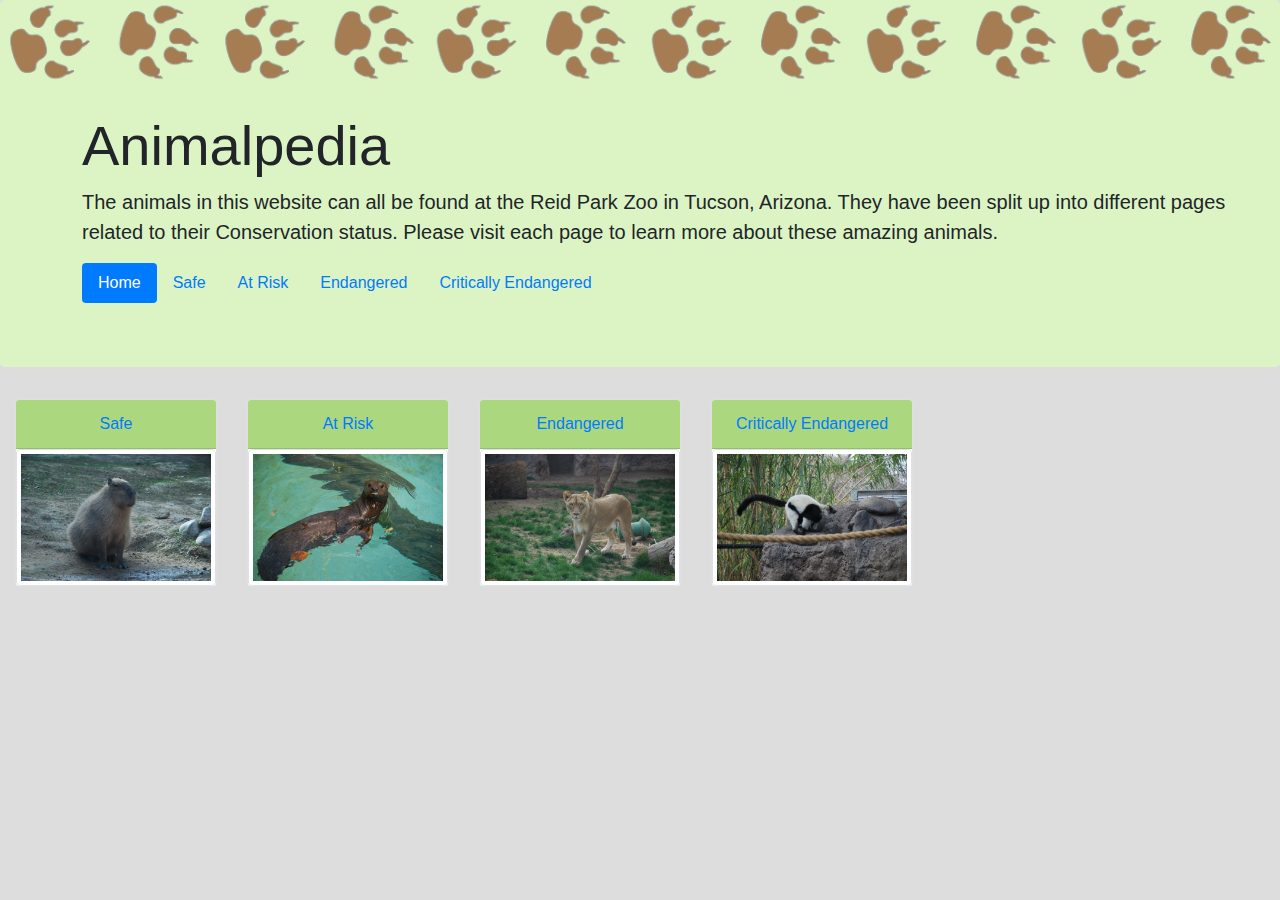
<file: index.html>
<!doctype html>
<html lang="en">
  <head>
    <!-- Required meta tags -->
    <meta charset="utf-8">
    <meta name="viewport" content="width=device-width, initial-scale=1, shrink-to-fit=no">

    <!-- Bootstrap CSS -->
    <link rel="stylesheet" href="https://stackpath.bootstrapcdn.com/bootstrap/4.3.1/css/bootstrap.min.css" integrity="sha384-ggOyR0iXCbMQv3Xipma34MD+dH/1fQ784/j6cY/iJTQUOhcWr7x9JvoRxT2MZw1T" crossorigin="anonymous">
    <link rel="stylesheet" href="css/styles.css">

    <title>Animalpedia</title>
  </head>
  <body>
    <div class="home jumbotron">
      <h1 class="display-4 mt-5">Animalpedia</h1>
      <p class="lead">The animals in this website can all be found at the Reid Park Zoo in Tucson, Arizona. They have been split up into different pages related to their Conservation status. Please visit each page to learn more about these amazing animals.</p>
      <ul class="nav nav-pills mb-0">
        <li class="nav-item">
          <a class="nav-link active" href="index.html">Home</a>
        </li>
        <li class="nav-item">
          <a class="nav-link" href="safe.html">Safe</a>
        </li>
        <li class="nav-item">
          <a class="nav-link" href="atrisk.html">At Risk</a>
        </li>
        <li class="nav-item">
          <a class="nav-link" href="endangered.html">Endangered</a>
        </li>
        <li class="nav-item">
          <a class="nav-link" href="criticallyendangered.html">Critically Endangered</a>
        </li>
      </ul>
    </div>



<div class="card-deck mx-auto">
    <a href="safe.html">
      <div class="card">
        <div class="card-header text-center">Safe</div>
        <img src="img/capybara.jpg" alt="Safe" class="img-thumbnail">
      </div>
    </a>

  <a href="atrisk.html">
    <div class="card">
      <div class="card-header text-center">At Risk</div>
      <img src="img/otter.jpg" alt="At Risk" class="img-thumbnail">
    </div>
  </a>

  <a href="endangered.html">
    <div class="card">
      <div class="card-header text-center">Endangered</div>
      <img src="img/lion.jpg" alt="Endangered" class="img-thumbnail">
    </div>
  </a>

  <a href="criticallyendangered.html">
    <div class="card">
      <div class="card-header text-center">Critically Endangered</div>
      <img src="img/lemur.jpg" alt="critically Endangered" class="img-thumbnail">
    </div>
  </a>
</div>

    <!-- Optional JavaScript -->
    <!-- jQuery first, then Popper.js, then Bootstrap JS -->
    <script src="https://code.jquery.com/jquery-3.3.1.slim.min.js" integrity="sha384-q8i/X+965DzO0rT7abK41JStQIAqVgRVzpbzo5smXKp4YfRvH+8abtTE1Pi6jizo" crossorigin="anonymous"></script>
    <script src="https://cdnjs.cloudflare.com/ajax/libs/popper.js/1.14.7/umd/popper.min.js" integrity="sha384-UO2eT0CpHqdSJQ6hJty5KVphtPhzWj9WO1clHTMGa3JDZwrnQq4sF86dIHNDz0W1" crossorigin="anonymous"></script>
    <script src="https://stackpath.bootstrapcdn.com/bootstrap/4.3.1/js/bootstrap.min.js" integrity="sha384-JjSmVgyd0p3pXB1rRibZUAYoIIy6OrQ6VrjIEaFf/nJGzIxFDsf4x0xIM+B07jRM" crossorigin="anonymous"></script>
  </body>
</html>
</file>
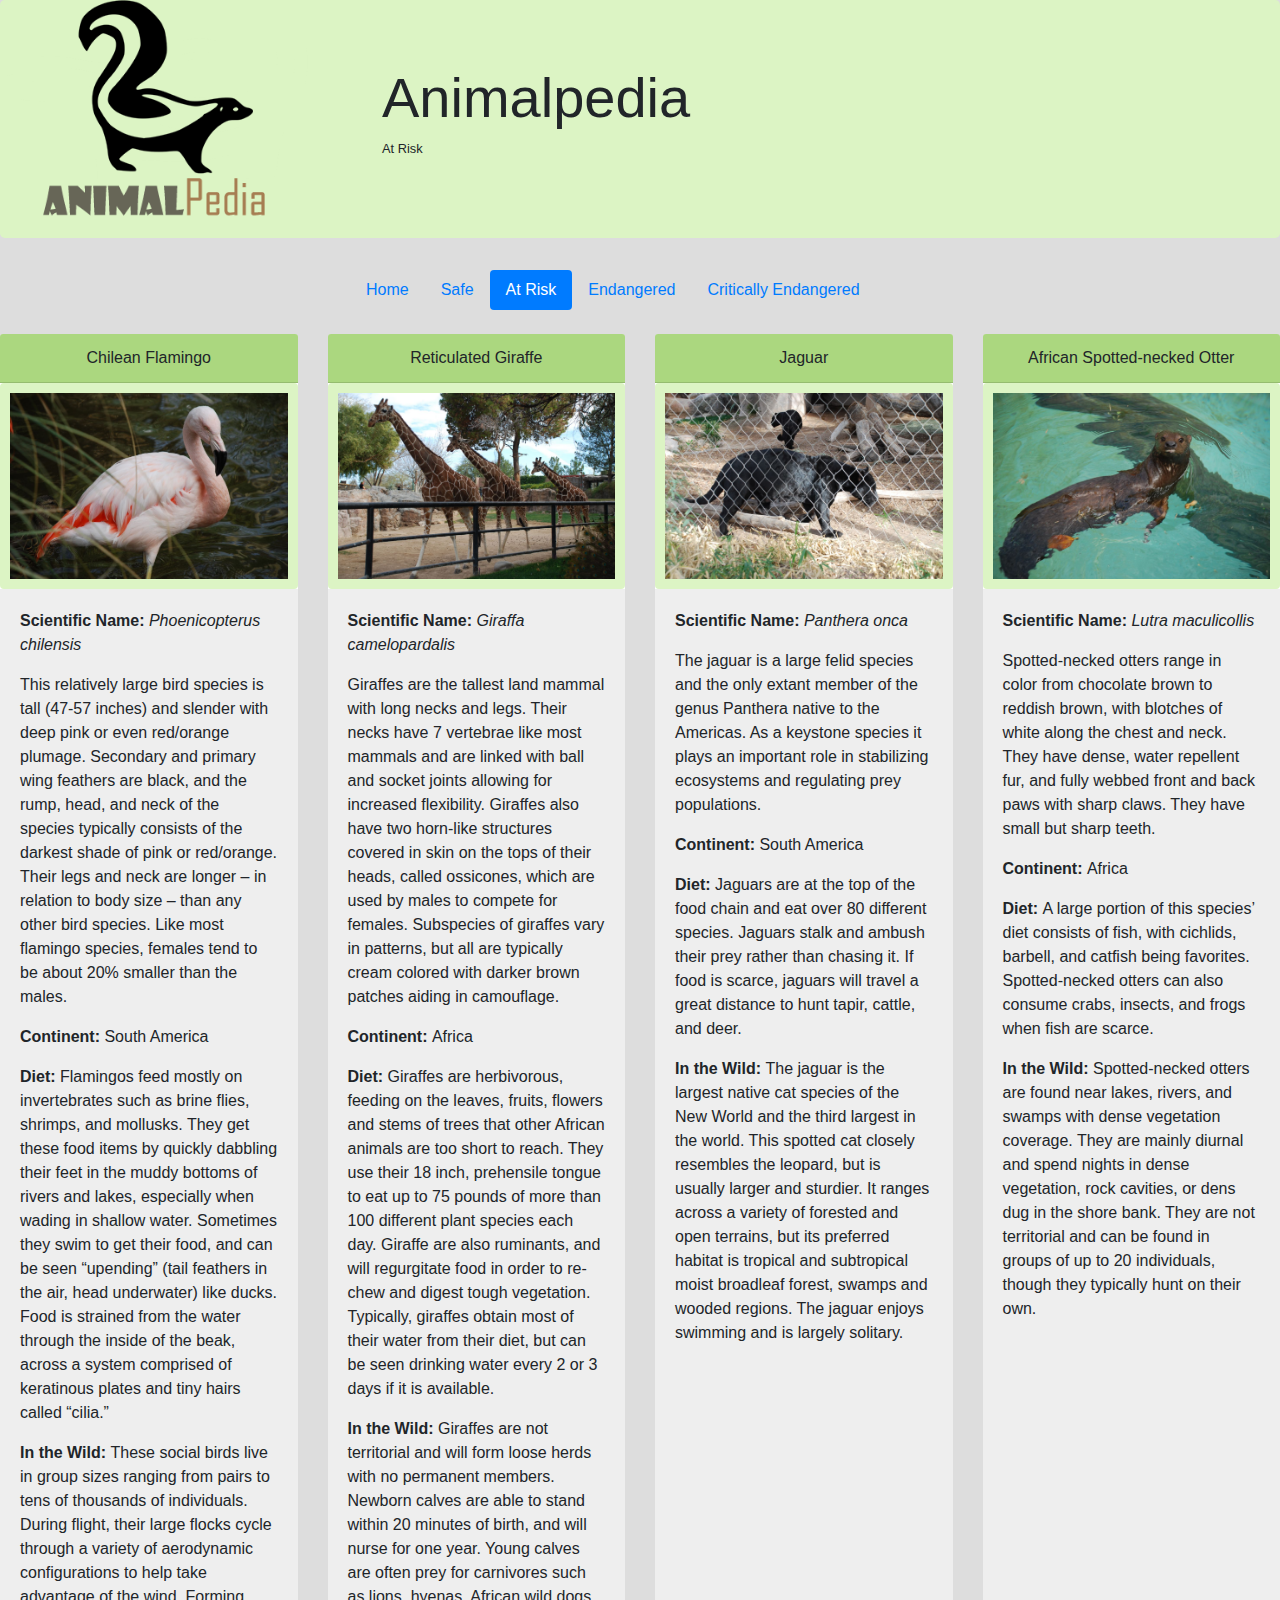
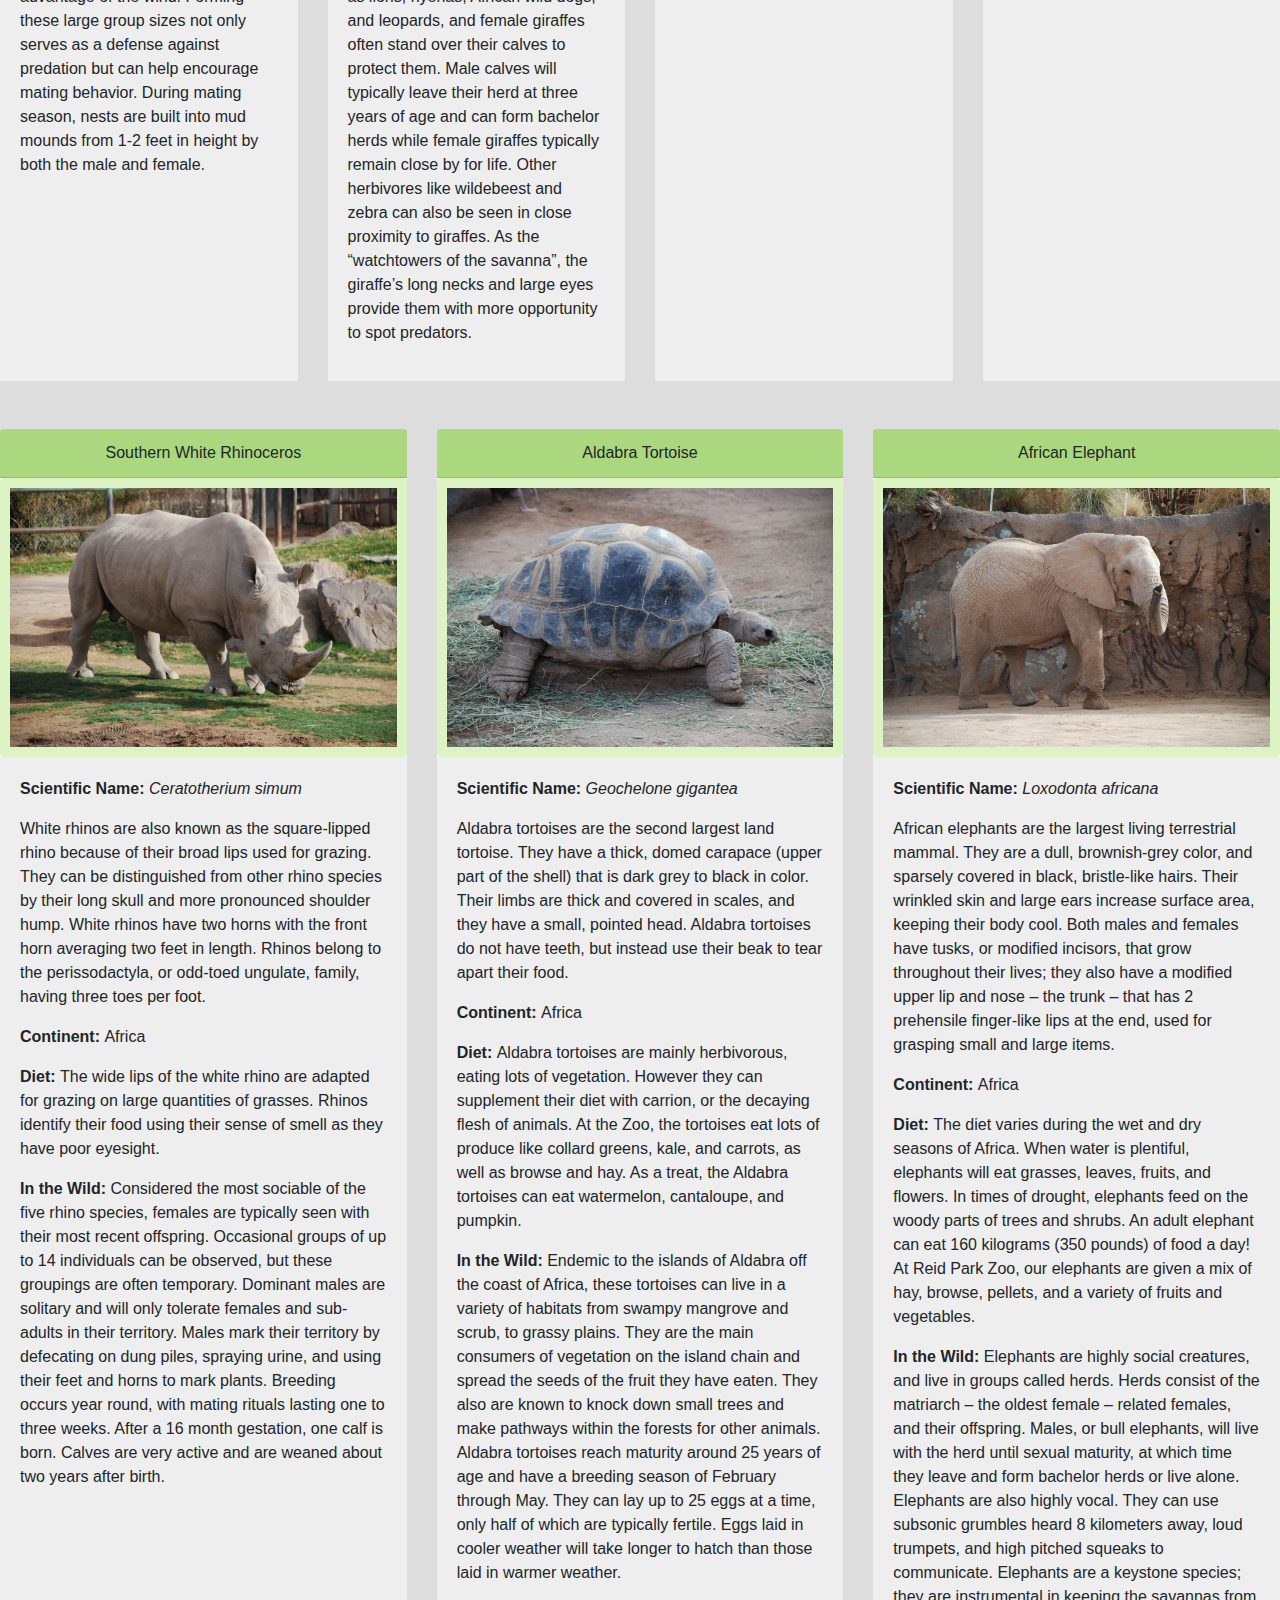
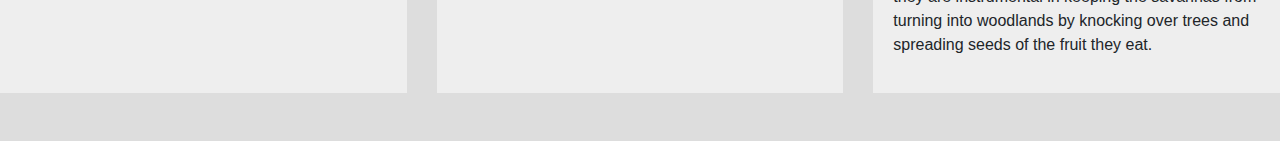
<file: atrisk.html>
<!doctype html>
<html lang="en">

<head>
  <!-- Required meta tags -->
  <meta charset="utf-8">
  <meta name="viewport" content="width=device-width, initial-scale=1, shrink-to-fit=no">

  <!-- Bootstrap CSS -->
  <link rel="stylesheet" href="https://stackpath.bootstrapcdn.com/bootstrap/4.3.1/css/bootstrap.min.css" integrity="sha384-ggOyR0iXCbMQv3Xipma34MD+dH/1fQ784/j6cY/iJTQUOhcWr7x9JvoRxT2MZw1T" crossorigin="anonymous">
  <link rel="stylesheet" href="css/styles.css">

  <title>Animalpedia - At Risk</title>
</head>

<body>

  <div class="everything">
    <div class="jumbotron">

      <h1 class="display-4">Animalpedia</h1>
      <p class="small">At Risk</p>
    </div>

    <ul class="nav nav-pills mb-4">
      <li class="nav-item">
        <a class="nav-link" href="index.html">Home</a>
      </li>
      <li class="nav-item">
        <a class="nav-link" href="safe.html">Safe</a>
      </li>
      <li class="nav-item">
        <a class="nav-link active" href="atrisk.html">At Risk</a>
      </li>
      <li class="nav-item">
        <a class="nav-link" href="endangered.html">Endangered</a>
      </li>
      <li class="nav-item">
        <a class="nav-link" href="criticallyendangered.html">Critically Endangered</a>
      </li>
    </ul>

    <div class="card-deck">
      <div class="card border-0 mb-5">
        <div class="card-header text-center">Chilean Flamingo</div>
        <img class="img-fluid rounded" src="img/flamingo.jpg" alt="Flamingo">
        <div class="card-body">
          <p><strong>Scientific Name: </strong><em>Phoenicopterus chilensis</em></p>
          <p>This relatively large bird species is tall (47-57 inches) and slender with deep pink or even red/orange plumage. Secondary and primary wing feathers are black, and the rump, head, and neck of the species typically consists of the darkest shade of pink or red/orange. Their legs and neck are longer – in relation to body size – than any other bird species. Like most flamingo species, females tend to be about 20% smaller than the males.</p>
          <p><strong>Continent: </strong>South America</p>
          <p><strong>Diet: </strong>Flamingos feed mostly on invertebrates such as brine flies, shrimps, and mollusks. They get these food items by quickly dabbling their feet in the muddy bottoms of rivers and lakes, especially when wading in shallow water. Sometimes they swim to get their food, and can be seen “upending” (tail feathers in the air, head underwater) like ducks. Food is strained from the water through the inside of the beak, across a system comprised of keratinous plates and tiny hairs called “cilia.”</p>
          <p><strong>In the Wild: </strong>These social birds live in group sizes ranging from pairs to tens of thousands of individuals. During flight, their large flocks cycle through a variety of aerodynamic configurations to help take advantage of the wind. Forming these large group sizes not only serves as a defense against predation but can help encourage mating behavior. During mating season, nests are built into mud mounds from 1-2 feet in height by both the male and female.</p>
        </div>
      </div>

      <div class="card border-0 mb-5">
        <div class="card-header text-center">Reticulated Giraffe</div>
        <img class="img-fluid rounded" src="img/giraffe.jpg" alt="Giraffe">
        <div class="card-body">
          <p><strong>Scientific Name: </strong><em>Giraffa camelopardalis</em></p>
          <p>Giraffes are the tallest land mammal with long necks and legs. Their necks have 7 vertebrae like most mammals and are linked with ball and socket joints allowing for increased flexibility. Giraffes also have two horn-like structures covered in skin on the tops of their heads, called ossicones, which are used by males to compete for females. Subspecies of giraffes vary in patterns, but all are typically cream colored with darker brown patches aiding in camouflage.</p>
          <p><strong>Continent: </strong>Africa</p>
          <p><strong>Diet: </strong>Giraffes are herbivorous, feeding on the leaves, fruits, flowers and stems of trees that other African animals are too short to reach. They use their 18 inch, prehensile tongue to eat up to 75 pounds of more than 100 different plant species each day. Giraffe are also ruminants, and will regurgitate food in order to re-chew and digest tough vegetation. Typically, giraffes obtain most of their water from their diet, but can be seen drinking water every 2 or 3 days if it is available.</p>
          <p><strong>In the Wild: </strong>Giraffes are not territorial and will form loose herds with no permanent members. Newborn calves are able to stand within 20 minutes of birth, and will nurse for one year. Young calves are often prey for carnivores such as lions, hyenas, African wild dogs, and leopards, and female giraffes often stand over their calves to protect them. Male calves will typically leave their herd at three years of age and can form bachelor herds while female giraffes typically remain close by for life. Other herbivores like wildebeest and zebra can also be seen in close proximity to giraffes. As the “watchtowers of the savanna”, the giraffe’s long necks and large eyes provide them with more opportunity to spot predators.</p>
        </div>
      </div>

      <div class="card border-0 mb-5">
        <div class="card-header text-center">Jaguar</div>
        <img class="img-fluid rounded" src="img/jaguar.jpg" alt="Jaguar">
        <div class="card-body">
          <p><strong>Scientific Name: </strong><em>Panthera onca</em></p>
          <p>The jaguar is a large felid species and the only extant member of the genus Panthera native to the Americas. As a keystone species it plays an important role in stabilizing ecosystems and regulating prey populations. </p>
          <p><strong>Continent: </strong>South America</p>
          <p><strong>Diet: </strong>Jaguars are at the top of the food chain and eat over 80 different species. Jaguars stalk and ambush their prey rather than chasing it. If food is scarce, jaguars will travel a great distance to hunt tapir, cattle, and deer.</p>
          <p><strong>In the Wild: </strong>The jaguar is the largest native cat species of the New World and the third largest in the world. This spotted cat closely resembles the leopard, but is usually larger and sturdier. It ranges across a variety of forested and open terrains, but its preferred habitat is tropical and subtropical moist broadleaf forest, swamps and wooded regions. The jaguar enjoys swimming and is largely solitary.</p>
        </div>
      </div>

      <div class="card border-0 mb-5">
        <div class="card-header text-center">African Spotted-necked Otter</div>
        <img class="img-fluid rounded" src="img/otter.jpg" alt="Otter">
        <div class="card-body">
          <p><strong>Scientific Name: </strong><em>Lutra maculicollis</em></p>
          <p>Spotted-necked otters range in color from chocolate brown to reddish brown, with blotches of white along the chest and neck. They have dense, water repellent fur, and fully webbed front and back paws with sharp claws. They have small but sharp teeth.</p>
          <p><strong>Continent: </strong>Africa</p>
          <p><strong>Diet: </strong>A large portion of this species’ diet consists of fish, with cichlids, barbell, and catfish being favorites. Spotted-necked otters can also consume crabs, insects, and frogs when fish are scarce.</p>
          <p><strong>In the Wild: </strong>Spotted-necked otters are found near lakes, rivers, and swamps with dense vegetation coverage. They are mainly diurnal and spend nights in dense vegetation, rock cavities, or dens dug in the shore bank. They are not territorial and can be found in groups of up to 20 individuals, though they typically hunt on their own.</p>
        </div>
      </div>
    </div>

    <div class="card-deck">
      <div class="card border-0 mb-5">
        <div class="card-header text-center">Southern White Rhinoceros</div>
        <img class="img-fluid rounded" src="img/rhino.jpg" alt="Rhinoceros">
        <div class="card-body">
          <p><strong>Scientific Name: </strong><em>Ceratotherium simum</em></p>
          <p>White rhinos are also known as the square-lipped rhino because of their broad lips used for grazing.  They can be distinguished from other rhino species by their long skull and more pronounced shoulder hump. White rhinos have two horns with the front horn averaging two feet in length. Rhinos belong to the perissodactyla, or odd-toed ungulate, family, having three toes per foot.</p>
          <p><strong>Continent: </strong>Africa</p>
          <p><strong>Diet: </strong>The wide lips of the white rhino are adapted for grazing on large quantities of grasses. Rhinos identify their food using their sense of smell as they have poor eyesight. </p>
          <p><strong>In the Wild: </strong>Considered the most sociable of the five rhino species, females are typically seen with their most recent offspring. Occasional groups of up to 14 individuals can be observed, but these groupings are often temporary. Dominant males are solitary and will only tolerate females and sub-adults in their territory.  Males mark their territory by defecating on dung piles, spraying urine, and using their feet and horns to mark plants. Breeding occurs year round, with mating rituals lasting one to three weeks. After a 16 month gestation, one calf is born. Calves are very active and are weaned about two years after birth.</p>
        </div>
      </div>

      <div class="card border-0 mb-5">
        <div class="card-header text-center">Aldabra Tortoise</div>
        <img class="img-fluid rounded" src="img/tortoise.jpg" alt="Tortoise">
        <div class="card-body">
          <p><strong>Scientific Name: </strong><em>Geochelone gigantea</em></p>
          <p>Aldabra tortoises are the second largest land tortoise. They have a thick, domed carapace (upper part of the shell) that is dark grey to black in color. Their limbs are thick and covered in scales, and they have a small, pointed head. Aldabra tortoises do not have teeth, but instead use their beak to tear apart their food.</p>
          <p><strong>Continent: </strong>Africa</p>
          <p><strong>Diet: </strong>Aldabra tortoises are mainly herbivorous, eating lots of vegetation. However they can supplement their diet with carrion, or the decaying flesh of animals. At the Zoo, the tortoises eat lots of produce like collard greens, kale, and carrots, as well as browse and hay. As a treat, the Aldabra tortoises can eat watermelon, cantaloupe, and pumpkin.</p>
          <p><strong>In the Wild: </strong>Endemic to the islands of Aldabra off the coast of Africa, these tortoises can live in a variety of habitats from swampy mangrove and scrub, to grassy plains. They are the main consumers of vegetation on the island chain and spread the seeds of the fruit they have eaten. They also are known to knock down small trees and make pathways within the forests for other animals. Aldabra tortoises reach maturity around 25 years of age and have a breeding season of February through May. They can lay up to 25 eggs at a time, only half of which are typically fertile. Eggs laid in cooler weather will take longer to hatch than those laid in warmer weather.</p>
        </div>
      </div>

      <div class="card border-0 mb-5">
        <div class="card-header text-center">African Elephant</div>
        <img class="img-fluid rounded" src="img/elephant.jpg" alt="Elephant">
        <div class="card-body">
          <p><strong>Scientific Name: </strong><em>Loxodonta africana</em></p>
          <p>African elephants are the largest living terrestrial mammal. They are a dull, brownish-grey color, and sparsely covered in black, bristle-like hairs. Their wrinkled skin and large ears increase surface area, keeping their body cool. Both males and females have tusks, or modified incisors, that grow throughout their lives; they also have a modified upper lip and nose – the trunk – that has 2 prehensile finger-like lips at the end, used for grasping small and large items.</p>
          <p><strong>Continent: </strong>Africa</p>
          <p><strong>Diet: </strong>The diet varies during the wet and dry seasons of Africa. When water is plentiful, elephants will eat grasses, leaves, fruits, and flowers. In times of drought, elephants feed on the woody parts of trees and shrubs. An adult elephant can eat 160 kilograms (350 pounds) of food a day! At Reid Park Zoo, our elephants are given a mix of hay, browse, pellets, and a variety of fruits and vegetables.</p>
          <p><strong>In the Wild: </strong>Elephants are highly social creatures, and live in groups called herds. Herds consist of the matriarch – the oldest female – related females, and their offspring. Males, or bull elephants, will live with the herd until sexual maturity, at which time they leave and form bachelor herds or live alone.  Elephants are also highly vocal. They can use subsonic grumbles heard 8 kilometers away, loud trumpets, and high pitched squeaks to communicate. Elephants are a keystone species; they are instrumental in keeping the savannas from turning into woodlands by knocking over trees and spreading seeds of the fruit they eat.</p>
        </div>
      </div>
    </div>
  </div>

  <!-- Optional JavaScript -->
  <!-- jQuery first, then Popper.js, then Bootstrap JS -->
  <script src="https://code.jquery.com/jquery-3.3.1.slim.min.js" integrity="sha384-q8i/X+965DzO0rT7abK41JStQIAqVgRVzpbzo5smXKp4YfRvH+8abtTE1Pi6jizo" crossorigin="anonymous"></script>
  <script src="https://cdnjs.cloudflare.com/ajax/libs/popper.js/1.14.7/umd/popper.min.js" integrity="sha384-UO2eT0CpHqdSJQ6hJty5KVphtPhzWj9WO1clHTMGa3JDZwrnQq4sF86dIHNDz0W1" crossorigin="anonymous"></script>
  <script src="https://stackpath.bootstrapcdn.com/bootstrap/4.3.1/js/bootstrap.min.js" integrity="sha384-JjSmVgyd0p3pXB1rRibZUAYoIIy6OrQ6VrjIEaFf/nJGzIxFDsf4x0xIM+B07jRM" crossorigin="anonymous"></script>
</body>

</html>
</file>
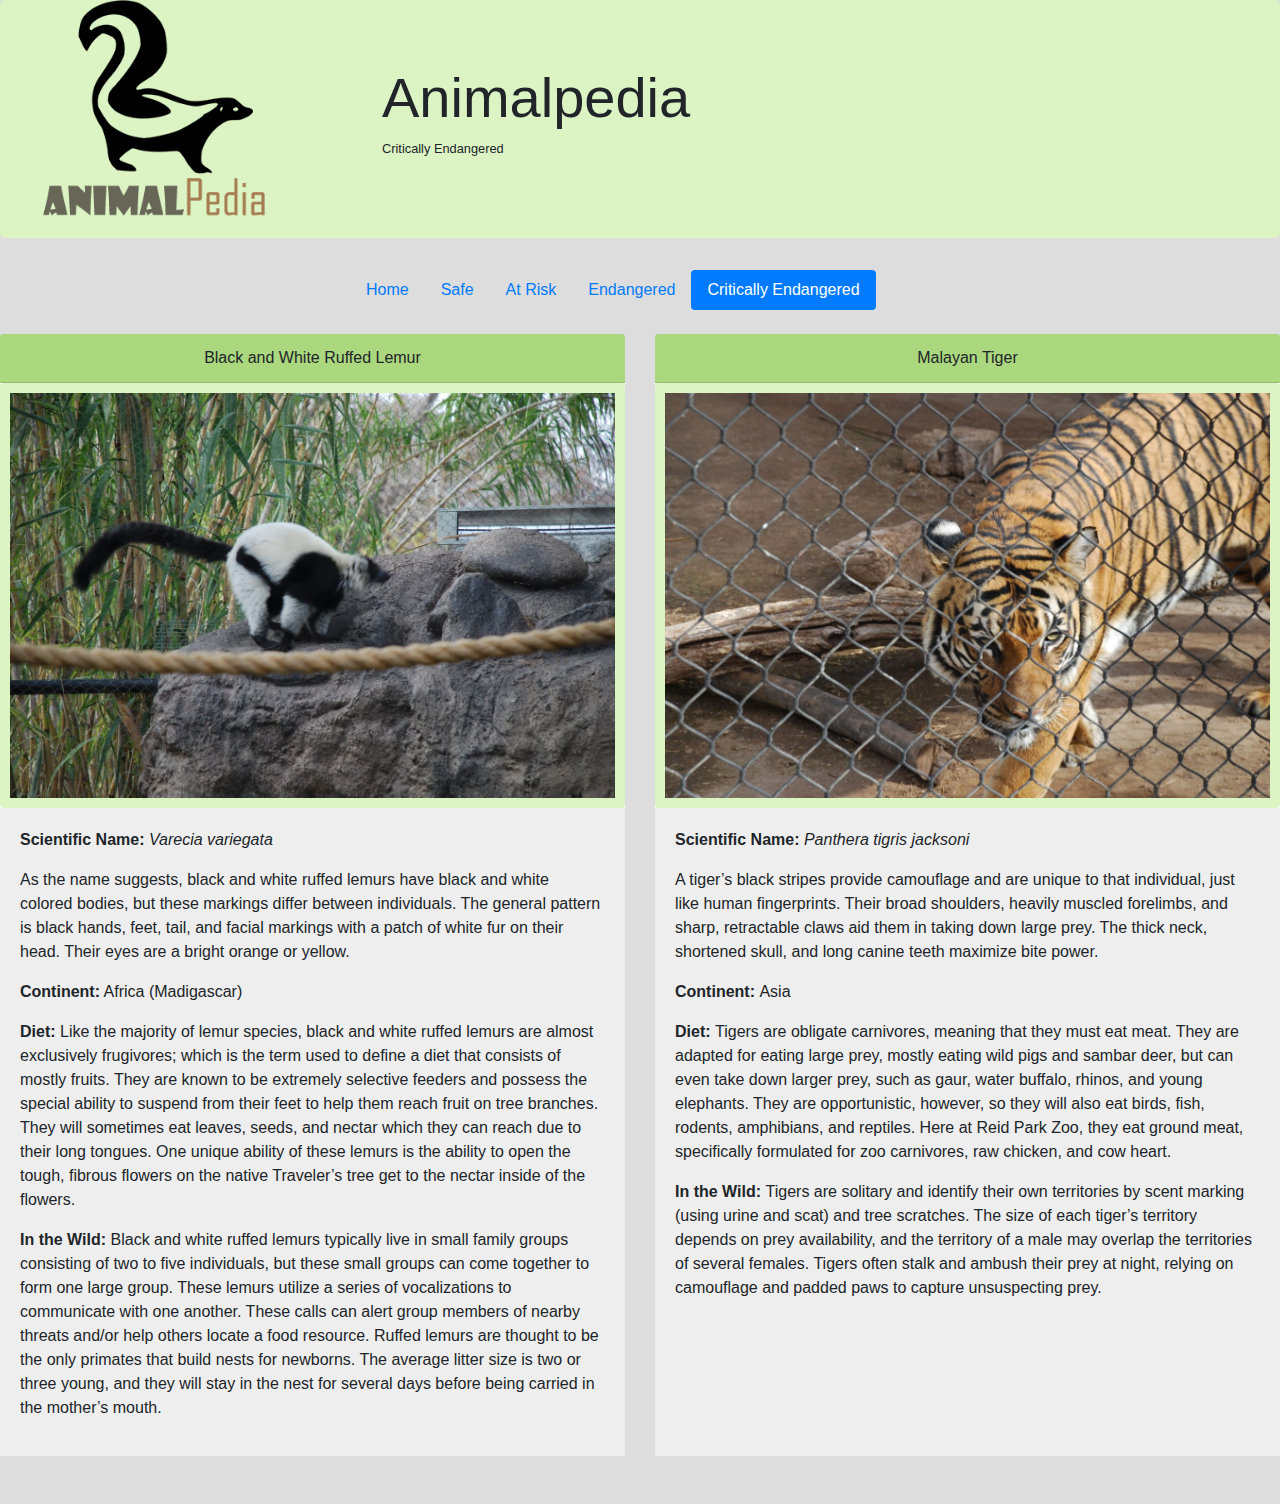
<file: criticallyendangered.html>
<!doctype html>
<html lang="en">

<head>
  <!-- Required meta tags -->
  <meta charset="utf-8">
  <meta name="viewport" content="width=device-width, initial-scale=1, shrink-to-fit=no">

  <!-- Bootstrap CSS -->
  <link rel="stylesheet" href="https://stackpath.bootstrapcdn.com/bootstrap/4.3.1/css/bootstrap.min.css" integrity="sha384-ggOyR0iXCbMQv3Xipma34MD+dH/1fQ784/j6cY/iJTQUOhcWr7x9JvoRxT2MZw1T" crossorigin="anonymous">
  <link rel="stylesheet" href="css/styles.css">

  <title>Animalpedia - At Risk</title>
</head>

<body>

  <div class="everything">
    <div class="jumbotron">

      <h1 class="display-4">Animalpedia</h1>
      <p class="small">Critically Endangered</p>
    </div>

    <ul class="nav nav-pills mb-4">
      <li class="nav-item">
        <a class="nav-link" href="index.html">Home</a>
      </li>
      <li class="nav-item">
        <a class="nav-link" href="safe.html">Safe</a>
      </li>
      <li class="nav-item">
        <a class="nav-link" href="atrisk.html">At Risk</a>
      </li>
      <li class="nav-item">
        <a class="nav-link" href="endangered.html">Endangered</a>
      </li>
      <li class="nav-item">
        <a class="nav-link active" href="criticallyendangered.html">Critically Endangered</a>
      </li>
    </ul>

    <div class="card-deck">
      <div class="card border-0 mb-5">
        <div class="card-header text-center">Black and White Ruffed Lemur</div>
        <img class="img-fluid rounded" src="img/lemur.jpg" alt="Lemur">
        <div class="card-body">
          <p><strong>Scientific Name: </strong><em>Varecia variegata</em></p>
          <p>As the name suggests, black and white ruffed lemurs have black and white colored bodies, but these markings differ between individuals. The general pattern is black hands, feet, tail, and facial markings with a patch of white fur on their head. Their eyes are a bright orange or yellow.</p>
          <p><strong>Continent:</strong> Africa (Madigascar)</p>
          <p><strong>Diet:</strong> Like the majority of lemur species, black and white ruffed lemurs are almost exclusively frugivores; which is the term used to define a diet that consists of mostly fruits. They are known to be extremely selective feeders and possess the special ability to suspend from their feet to help them reach fruit on tree branches. They will sometimes eat leaves, seeds, and nectar which they can reach due to their long tongues. One unique ability of these lemurs is the ability to open the tough, fibrous flowers on the native Traveler’s tree get to the nectar inside of the flowers.</p>
          <p><strong>In the Wild:</strong> Black and white ruffed lemurs typically live in small family groups consisting of two to five individuals, but these small groups can come together to form one large group. These lemurs utilize a series of vocalizations to communicate with one another. These calls can alert group members of nearby threats and/or help others locate a food resource. Ruffed lemurs are thought to be the only primates that build nests for newborns. The average litter size is two or three young, and they will stay in the nest for several days before being carried in the mother’s mouth. </p>
        </div>
      </div>

      <div class="card border-0 mb-5">
        <div class="card-header text-center">Malayan Tiger</div>
        <img class="img-fluid rounded" src="img/tiger.jpg" alt="Tiger">
        <div class="card-body">
          <p><strong>Scientific Name: </strong><em>Panthera tigris jacksoni</em></p>
          <p>A tiger’s black stripes provide camouflage and are unique to that individual, just like human fingerprints. Their broad shoulders, heavily muscled forelimbs, and sharp, retractable claws aid them in taking down large prey. The thick neck,
            shortened skull, and long canine teeth maximize bite power.</p>
          <p><strong>Continent: </strong>Asia</p>
          <p><strong>Diet: </strong>Tigers are obligate carnivores, meaning that they must eat meat. They are adapted for eating large prey, mostly eating wild pigs and sambar deer, but can even take down larger prey, such as gaur, water buffalo, rhinos,
            and young elephants. They are opportunistic, however, so they will also eat birds, fish, rodents, amphibians, and reptiles. Here at Reid Park Zoo, they eat ground meat, specifically formulated for zoo carnivores, raw chicken, and cow heart.</p>
          <p><strong>In the Wild: </strong>Tigers are solitary and identify their own territories by scent marking (using urine and scat) and tree scratches. The size of each tiger’s territory depends on prey availability, and the territory of a male may
            overlap the territories of several females. Tigers often stalk and ambush their prey at night, relying on camouflage and padded paws to capture unsuspecting prey.</p>
        </div>
      </div>
    </div>
  </div>




  <!-- Optional JavaScript -->
  <!-- jQuery first, then Popper.js, then Bootstrap JS -->
  <script src="https://code.jquery.com/jquery-3.3.1.slim.min.js" integrity="sha384-q8i/X+965DzO0rT7abK41JStQIAqVgRVzpbzo5smXKp4YfRvH+8abtTE1Pi6jizo" crossorigin="anonymous"></script>
  <script src="https://cdnjs.cloudflare.com/ajax/libs/popper.js/1.14.7/umd/popper.min.js" integrity="sha384-UO2eT0CpHqdSJQ6hJty5KVphtPhzWj9WO1clHTMGa3JDZwrnQq4sF86dIHNDz0W1" crossorigin="anonymous"></script>
  <script src="https://stackpath.bootstrapcdn.com/bootstrap/4.3.1/js/bootstrap.min.js" integrity="sha384-JjSmVgyd0p3pXB1rRibZUAYoIIy6OrQ6VrjIEaFf/nJGzIxFDsf4x0xIM+B07jRM" crossorigin="anonymous"></script>
</body>

</html>
</file>
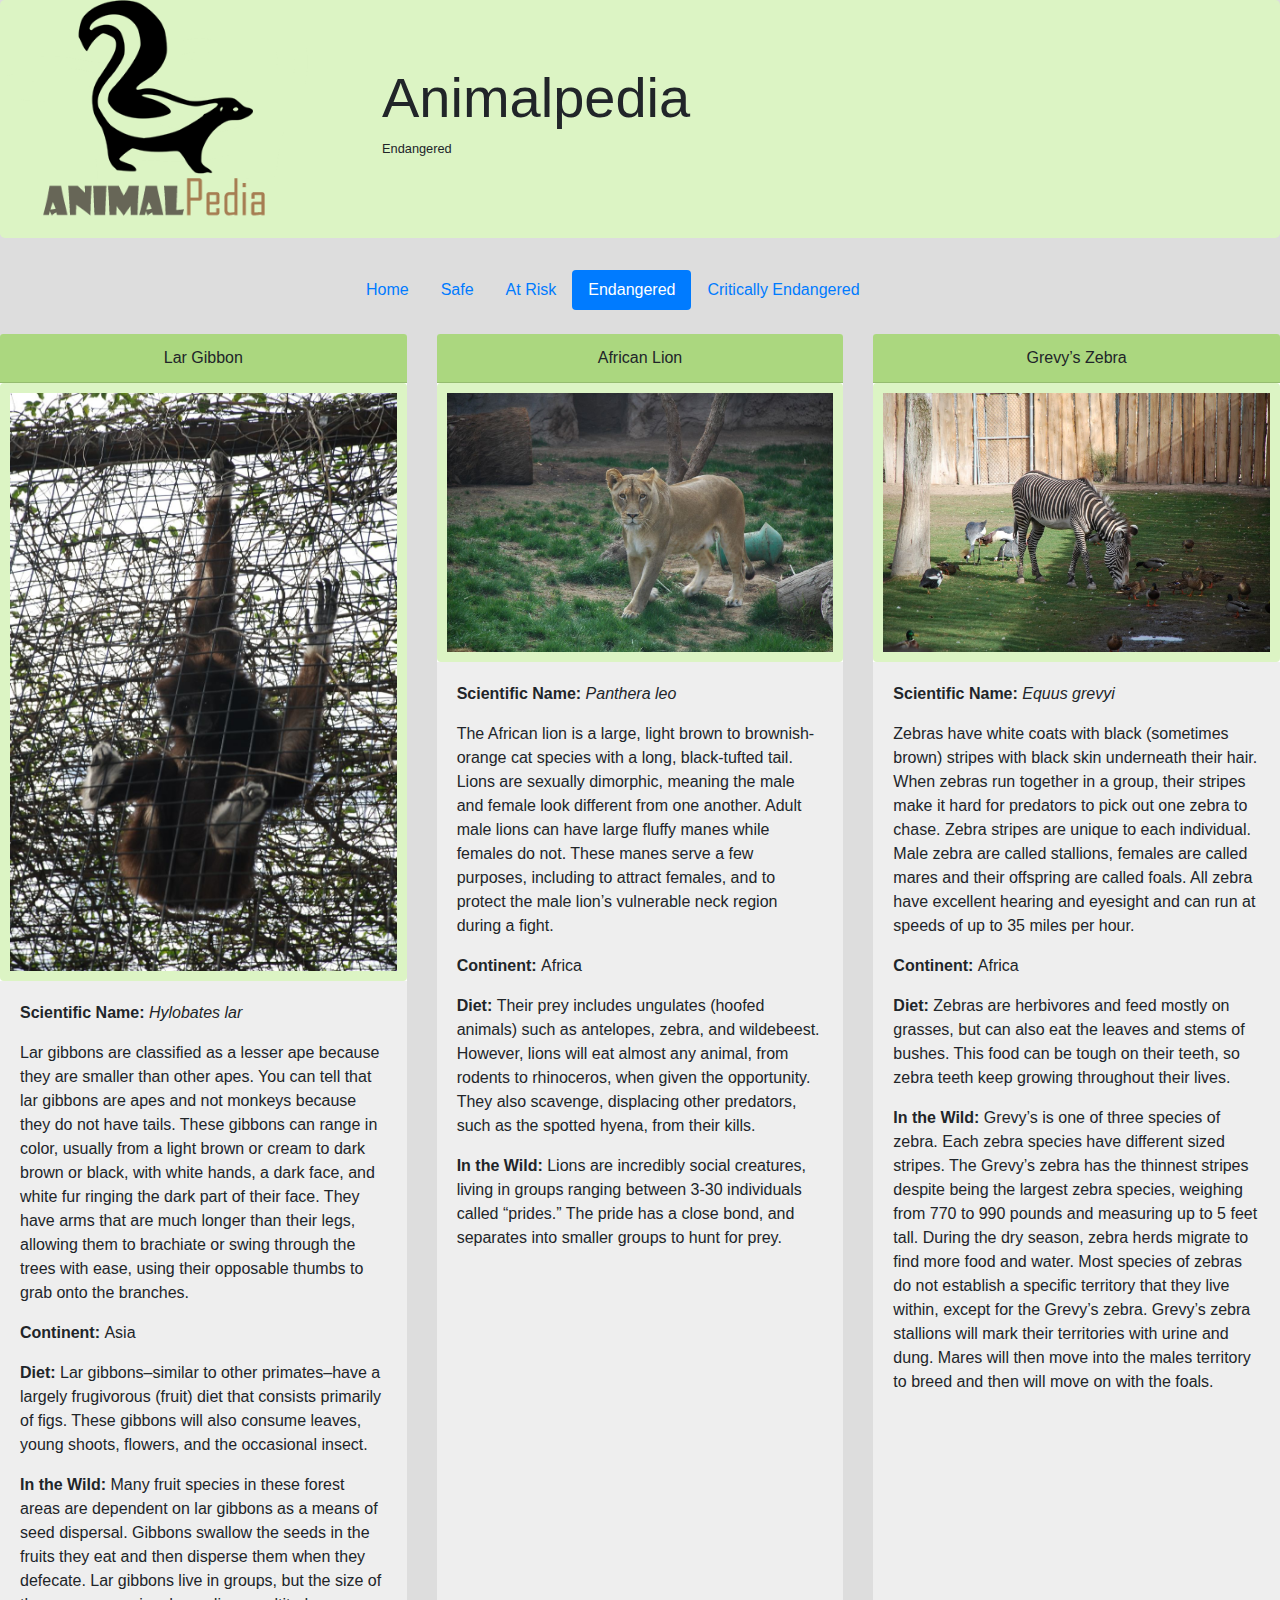
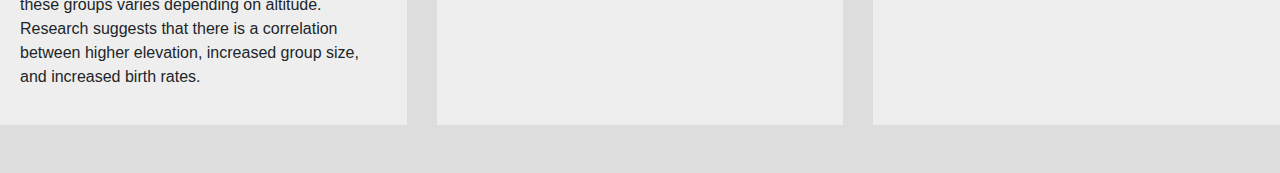
<file: endangered.html>
<!doctype html>
<html lang="en">

<head>
  <!-- Required meta tags -->
  <meta charset="utf-8">
  <meta name="viewport" content="width=device-width, initial-scale=1, shrink-to-fit=no">

  <!-- Bootstrap CSS -->
  <link rel="stylesheet" href="https://stackpath.bootstrapcdn.com/bootstrap/4.3.1/css/bootstrap.min.css" integrity="sha384-ggOyR0iXCbMQv3Xipma34MD+dH/1fQ784/j6cY/iJTQUOhcWr7x9JvoRxT2MZw1T" crossorigin="anonymous">
  <link rel="stylesheet" href="css/styles.css">

  <title>Animalpedia - At Risk</title>
</head>

<body>

  <div class="everything">
    <div class="jumbotron">

      <h1 class="display-4">Animalpedia</h1>
      <p class="small">Endangered</p>
    </div>

    <ul class="nav nav-pills mb-4">
      <li class="nav-item">
        <a class="nav-link" href="index.html">Home</a>
      </li>
      <li class="nav-item">
        <a class="nav-link" href="safe.html">Safe</a>
      </li>
      <li class="nav-item">
        <a class="nav-link" href="atrisk.html">At Risk</a>
      </li>
      <li class="nav-item">
        <a class="nav-link active" href="endangered.html">Endangered</a>
      </li>
      <li class="nav-item">
        <a class="nav-link" href="criticallyendangered.html">Critically Endangered</a>
      </li>
    </ul>

    <div class="card-deck">
      <div class="card border-0 mb-5">
        <div class="card-header text-center">Lar Gibbon</div>
        <img class="img-fluid rounded" src="img/gibbon.jpg" alt="Gibbon">
        <div class="card-body">
          <p><strong>Scientific Name: </strong><em>Hylobates lar</em></p>
          <p>Lar gibbons are classified as a lesser ape because they are smaller than other apes. You can tell that lar gibbons are apes and not monkeys because they do not have tails. These gibbons can range in color, usually from a light brown or
            cream
            to dark brown or black, with white hands, a dark face, and white fur ringing the dark part of their face. They have arms that are much longer than their legs, allowing them to brachiate or swing through the trees with ease, using their
            opposable thumbs to grab onto the branches.</p>
          <p><strong>Continent: </strong>Asia</p>
          <p><strong>Diet: </strong>Lar gibbons–similar to other primates–have a largely frugivorous (fruit) diet that consists primarily of figs. These gibbons will also consume leaves, young shoots, flowers, and the occasional insect.</p>
          <p><strong>In the Wild: </strong>Many fruit species in these forest areas are dependent on lar gibbons as a means of seed dispersal. Gibbons swallow the seeds in the fruits they eat and then disperse them when they defecate. Lar gibbons
            live in
            groups, but the size of these groups varies depending on altitude. Research suggests that there is a correlation between higher elevation, increased group size, and increased birth rates.</p>
        </div>
      </div>

      <div class="card border-0 mb-5">
        <div class="card-header text-center">African Lion</div>
        <img class="img-fluid rounded" src="img/lion.jpg" alt="Lion">
        <div class="card-body">
          <p><strong>Scientific Name: </strong><em>Panthera leo</em></p>
          <p>The African lion is a large, light brown to brownish-orange cat species with a long, black-tufted tail. Lions are sexually dimorphic, meaning the male and female look different from one another. Adult male lions can have large fluffy
            manes while females do not. These manes serve a few purposes, including to attract females, and to protect the male lion’s vulnerable neck region during a fight.</p>
          <p><strong>Continent: </strong>Africa</p>
          <p><strong>Diet: </strong>Their prey includes ungulates (hoofed animals) such as antelopes, zebra, and wildebeest. However, lions will eat almost any animal, from rodents to rhinoceros, when given the opportunity. They also scavenge,
            displacing other predators, such as the spotted hyena, from their kills.</p>
          <p><strong>In the Wild: </strong>Lions are incredibly social creatures, living in groups ranging between 3-30 individuals called “prides.” The pride has a close bond, and separates into smaller groups to hunt for prey. </p>
        </div>
      </div>

      <div class="card border-0 mb-5">
        <div class="card-header text-center">Grevy’s Zebra</div>
        <img class="img-fluid rounded" src="img/zebra.jpg" alt="Zebra">
        <div class="card-body">
          <p><strong>Scientific Name: </strong><em>Equus grevyi</em></p>
          <p>Zebras have white coats with black (sometimes brown) stripes with black skin underneath their hair. When zebras run together in a group, their stripes make it hard for predators to pick out one zebra to chase. Zebra stripes are unique to
            each individual. Male zebra are called stallions, females are called mares and their offspring are called foals. All zebra have excellent hearing and eyesight and can run at speeds of up to 35 miles per hour.</p>
          <p><strong>Continent: </strong>Africa</p>
          <p><strong>Diet: </strong>Zebras are herbivores and feed mostly on grasses, but can also eat the leaves and stems of bushes. This food can be tough on their teeth, so zebra teeth keep growing throughout their lives.</p>
          <p><strong>In the Wild: </strong>Grevy’s is one of three species of zebra. Each zebra species have different sized stripes. The Grevy’s zebra has the thinnest stripes despite being the largest zebra species, weighing from 770 to 990 pounds
            and measuring up to 5 feet tall. During the dry season, zebra herds migrate to find more food and water. Most species of zebras do not establish a specific territory that they live within, except for the Grevy’s zebra. Grevy’s zebra
            stallions will mark their territories with urine and dung. Mares will then move into the males territory to breed and then will move on with the foals.</p>
        </div>
      </div>
    </div>
  </div>

  <!-- Optional JavaScript -->
  <!-- jQuery first, then Popper.js, then Bootstrap JS -->
  <script src="https://code.jquery.com/jquery-3.3.1.slim.min.js" integrity="sha384-q8i/X+965DzO0rT7abK41JStQIAqVgRVzpbzo5smXKp4YfRvH+8abtTE1Pi6jizo" crossorigin="anonymous"></script>
  <script src="https://cdnjs.cloudflare.com/ajax/libs/popper.js/1.14.7/umd/popper.min.js" integrity="sha384-UO2eT0CpHqdSJQ6hJty5KVphtPhzWj9WO1clHTMGa3JDZwrnQq4sF86dIHNDz0W1" crossorigin="anonymous"></script>
  <script src="https://stackpath.bootstrapcdn.com/bootstrap/4.3.1/js/bootstrap.min.js" integrity="sha384-JjSmVgyd0p3pXB1rRibZUAYoIIy6OrQ6VrjIEaFf/nJGzIxFDsf4x0xIM+B07jRM" crossorigin="anonymous"></script>
</body>

</html>
</file>
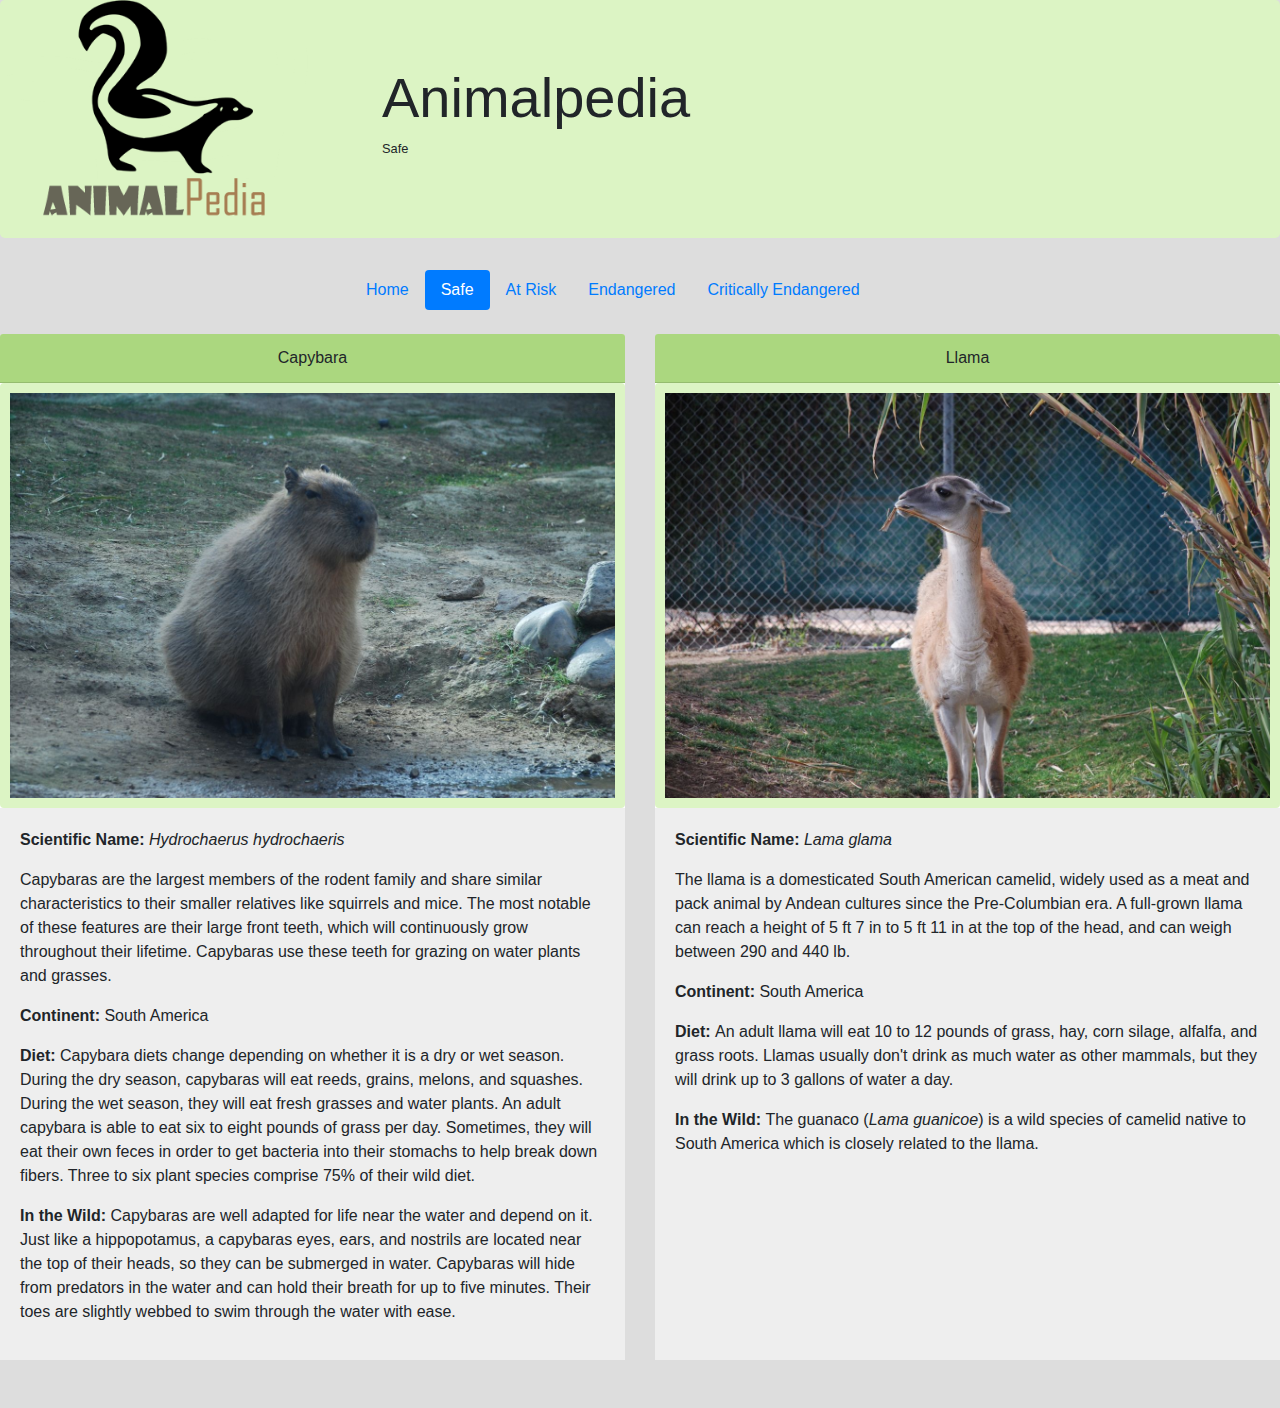
<file: safe.html>
<!doctype html>
<html lang="en">

<head>
  <!-- Required meta tags -->
  <meta charset="utf-8">
  <meta name="viewport" content="width=device-width, initial-scale=1, shrink-to-fit=no">

  <!-- Bootstrap CSS -->
  <link rel="stylesheet" href="https://stackpath.bootstrapcdn.com/bootstrap/4.3.1/css/bootstrap.min.css" integrity="sha384-ggOyR0iXCbMQv3Xipma34MD+dH/1fQ784/j6cY/iJTQUOhcWr7x9JvoRxT2MZw1T" crossorigin="anonymous">
  <link rel="stylesheet" href="css/styles.css">

  <title>Animalpedia - Safe</title>
</head>

<body>

  <div class="everything">
    <div class="jumbotron">

      <h1 class="display-4">Animalpedia</h1>
      <p class="small">Safe</p>
    </div>

    <ul class="nav nav-pills mb-4">
      <li class="nav-item">
        <a class="nav-link" href="index.html">Home</a>
      </li>
      <li class="nav-item">
        <a class="nav-link active" href="safe.html">Safe</a>
      </li>
      <li class="nav-item">
        <a class="nav-link" href="atrisk.html">At Risk</a>
      </li>
      <li class="nav-item">
        <a class="nav-link" href="endangered.html">Endangered</a>
      </li>
      <li class="nav-item">
        <a class="nav-link" href="criticallyendangered.html">Critically Endangered</a>
      </li>
    </ul>

    <div class="card-deck">

      <div class="card border-0 mb-5">
        <div class="card-header text-center">Capybara</div>
        <img class="img-fluid rounded" src="img/capybara.jpg" alt="Capybara">
        <div class="card-body">
          <p><strong>Scientific Name: </strong><em>Hydrochaerus hydrochaeris</em></p>
          <p>Capybaras are the largest members of the rodent family and share similar characteristics to their smaller relatives like squirrels and mice. The most notable of these features are their large front teeth, which will continuously grow
            throughout their lifetime. Capybaras use these teeth for grazing on water plants and grasses.</p>
          <p><strong>Continent: </strong>South America</p>
          <p><strong>Diet: </strong>Capybara diets change depending on whether it is a dry or wet season. During the dry season, capybaras will eat reeds, grains, melons, and squashes. During the wet season, they will eat fresh grasses and water
            plants. An adult capybara is able to eat six to eight pounds of grass per day. Sometimes, they will eat their own feces in order to get bacteria into their stomachs to help break down fibers. Three to six plant species comprise 75% of
            their wild diet.</p>
          <p><strong>In the Wild: </strong>Capybaras are well adapted for life near the water and depend on it. Just like a hippopotamus, a capybaras eyes, ears, and nostrils are located near the top of their heads, so they can be submerged in water.
            Capybaras will hide from predators in the water and can hold their breath for up to five minutes. Their toes are slightly webbed to swim through the water with ease.</p>
        </div>
      </div>

      <div class="card border-0 mb-5">
        <div class="card-header text-center">Llama</div>
        <img class="img-fluid rounded" src="img/llama-guanaco.jpg" alt="Llama">
        <div class="card-body">
          <p><strong>Scientific Name: </strong><em>Lama glama</em></p>
          <p>The llama is a domesticated South American camelid, widely used as a meat and pack animal by Andean cultures since the Pre-Columbian era. A full-grown llama can reach a height of 5 ft 7 in to 5 ft 11 in at the top of the head, and can
            weigh between 290 and 440 lb.</p>
          <p><strong>Continent: </strong>South America</p>
          <p><strong>Diet: </strong>An adult llama will eat 10 to 12 pounds of grass, hay, corn silage, alfalfa, and grass roots. Llamas usually don't drink as much water as other mammals, but they will drink up to 3 gallons of water a day.</p>
          <p><strong>In the Wild: </strong>The guanaco (<em>Lama guanicoe</em>) is a wild species of camelid native to South America which is closely related to the llama.</p>
        </div>
      </div>
    </div>
  </div>




  <!-- Optional JavaScript -->
  <!-- jQuery first, then Popper.js, then Bootstrap JS -->
  <script src="https://code.jquery.com/jquery-3.3.1.slim.min.js" integrity="sha384-q8i/X+965DzO0rT7abK41JStQIAqVgRVzpbzo5smXKp4YfRvH+8abtTE1Pi6jizo" crossorigin="anonymous"></script>
  <script src="https://cdnjs.cloudflare.com/ajax/libs/popper.js/1.14.7/umd/popper.min.js" integrity="sha384-UO2eT0CpHqdSJQ6hJty5KVphtPhzWj9WO1clHTMGa3JDZwrnQq4sF86dIHNDz0W1" crossorigin="anonymous"></script>
  <script src="https://stackpath.bootstrapcdn.com/bootstrap/4.3.1/js/bootstrap.min.js" integrity="sha384-JjSmVgyd0p3pXB1rRibZUAYoIIy6OrQ6VrjIEaFf/nJGzIxFDsf4x0xIM+B07jRM" crossorigin="anonymous"></script>
</body>

</html>
</file>
<file: css/styles.css>
.jumbotron {
   background-image: url("../img/logo.png");
   background-repeat: no-repeat;
   background-size: contain;
   background-color: #dcf4c4;
}

.display-4, .small, .mb-4 {
 margin-left: 350px;
}

.jumbotron.home {
  background-image: url("../img/bkg-banner.png");
  background-repeat: no-repeat;
}

body {
  background-color: #ddd !important;
}

.mt-5, .lead, .mb-0 {
 margin-left: 50px;
}

.img-thumbnail {
  max-width: 200px;
}

.card-header {
  background-color: #abd77f;
}

.card-body {
  background-color: #eee;
}

.rounded {
  background-color: #dcf4c4;
  padding: 10px;
}
</file>
